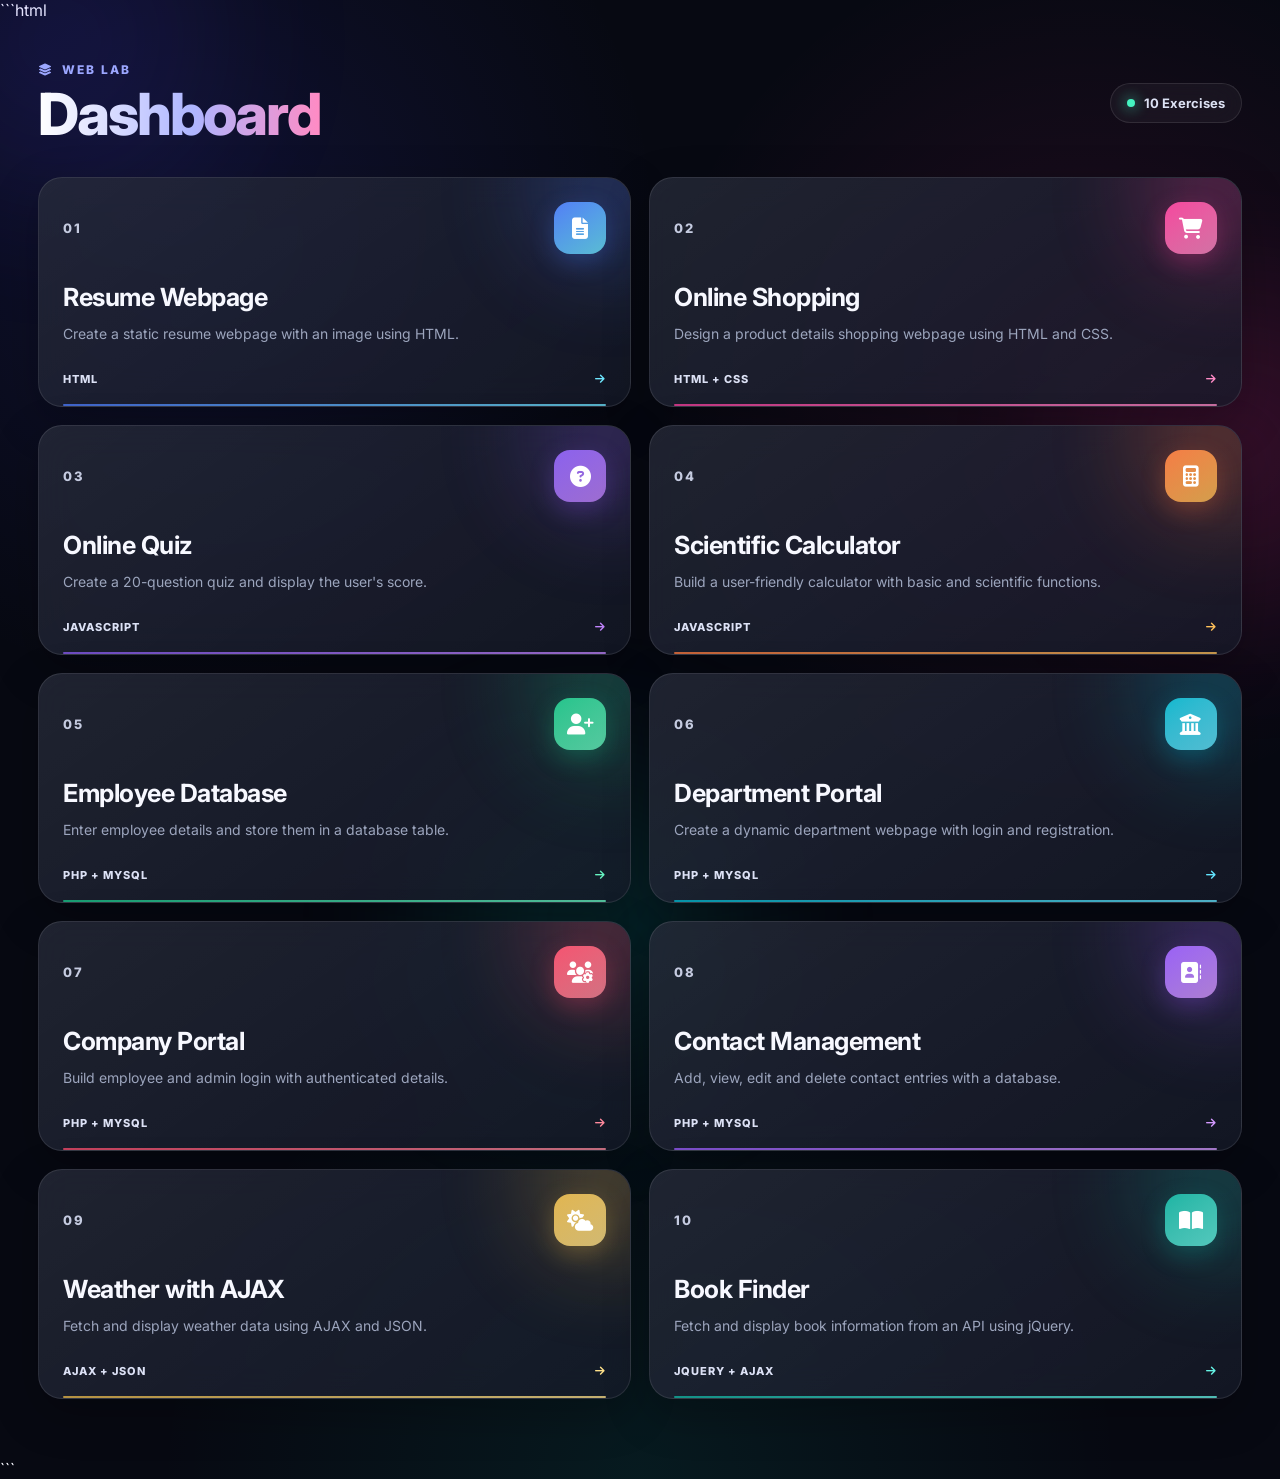
<file: index.html>
```html
<!DOCTYPE html>
<html lang="en">
<head>
  <meta charset="UTF-8">
  <meta name="viewport" content="width=device-width, initial-scale=1.0">

  <title>Web Technology Lab Dashboard</title>

  <link rel="stylesheet" href="style.css">

  <link rel="preconnect" href="https://fonts.googleapis.com">
  <link rel="preconnect" href="https://fonts.gstatic.com" crossorigin>

  <link
    href="https://fonts.googleapis.com/css2?family=Inter:wght@400;500;600;700;800&display=swap"
    rel="stylesheet"
  >

  <link
    rel="stylesheet"
    href="https://cdnjs.cloudflare.com/ajax/libs/font-awesome/6.5.2/css/all.min.css"
  >
</head>

<body>

  <div class="background-glow glow-one"></div>
  <div class="background-glow glow-two"></div>
  <div class="background-glow glow-three"></div>

  <main class="dashboard">

    <!-- HEADER -->
    <header class="topbar">

      <div>
        <span class="eyebrow">
          <i class="fa-solid fa-layer-group"></i>
          WEB LAB
        </span>

        <h1>Dashboard</h1>
      </div>

      <div class="topbar-badge">
        <span class="status-dot"></span>
        <span>10 Exercises</span>
      </div>

    </header>


    <!-- 10 EXERCISES -->
    <section class="exercise-grid">


      <!-- EXERCISE 01 -->
      <a
        class="exercise-card card-blue"
        href="file:///D:/web%20technology/ex_1/Resume.html"
      >

        <div class="card-top">
          <span class="exercise-number">01</span>

          <span class="card-icon">
            <i class="fa-solid fa-file-lines"></i>
          </span>
        </div>

        <h2>Resume Webpage</h2>

        <p>
          Create a static resume webpage with an image using HTML.
        </p>

        <div class="card-footer">
          <span>HTML</span>
          <i class="fa-solid fa-arrow-right"></i>
        </div>

      </a>



      <!-- EXERCISE 02 -->
      <a
        class="exercise-card card-pink"
        href="file:///D:/web%20technology/ex_2/index.html"
      >

        <div class="card-top">
          <span class="exercise-number">02</span>

          <span class="card-icon">
            <i class="fa-solid fa-cart-shopping"></i>
          </span>
        </div>

        <h2>Online Shopping</h2>

        <p>
          Design a product details shopping webpage using HTML and CSS.
        </p>

        <div class="card-footer">
          <span>HTML + CSS</span>
          <i class="fa-solid fa-arrow-right"></i>
        </div>

      </a>



      <!-- EXERCISE 03 -->
      <a
        class="exercise-card card-purple"
        href="file:///D:/web%20technology/ex_3/EX%203.HTML"
      >

        <div class="card-top">
          <span class="exercise-number">03</span>

          <span class="card-icon">
            <i class="fa-solid fa-circle-question"></i>
          </span>
        </div>

        <h2>Online Quiz</h2>

        <p>
          Create a 20-question quiz and display the user's score.
        </p>

        <div class="card-footer">
          <span>JavaScript</span>
          <i class="fa-solid fa-arrow-right"></i>
        </div>

      </a>



      <!-- EXERCISE 04 -->
      <a
        class="exercise-card card-orange"
        href="file:///D:/web%20technology/ex_4/EX%204.HTML"
      >

        <div class="card-top">
          <span class="exercise-number">04</span>

          <span class="card-icon">
            <i class="fa-solid fa-calculator"></i>
          </span>
        </div>

        <h2>Scientific Calculator</h2>

        <p>
          Build a user-friendly calculator with basic and scientific functions.
        </p>

        <div class="card-footer">
          <span>JavaScript</span>
          <i class="fa-solid fa-arrow-right"></i>
        </div>

      </a>



      <!-- EXERCISE 05 -->
      <a
        class="exercise-card card-green"
        href="http://localhost:8080/ex_5/"
      >

        <div class="card-top">
          <span class="exercise-number">05</span>

          <span class="card-icon">
            <i class="fa-solid fa-user-plus"></i>
          </span>
        </div>

        <h2>Employee Database</h2>

        <p>
          Enter employee details and store them in a database table.
        </p>

        <div class="card-footer">
          <span>PHP + MySQL</span>
          <i class="fa-solid fa-arrow-right"></i>
        </div>

      </a>



      <!-- EXERCISE 06 -->
      <a
        class="exercise-card card-cyan"
        href="http://localhost:8080/ex_6/"
      >

        <div class="card-top">
          <span class="exercise-number">06</span>

          <span class="card-icon">
            <i class="fa-solid fa-building-columns"></i>
          </span>
        </div>

        <h2>Department Portal</h2>

        <p>
          Create a dynamic department webpage with login and registration.
        </p>

        <div class="card-footer">
          <span>PHP + MySQL</span>
          <i class="fa-solid fa-arrow-right"></i>
        </div>

      </a>



      <!-- EXERCISE 07 -->
      <a
        class="exercise-card card-red"
        href="http://localhost:8080/ex_7/"
      >

        <div class="card-top">
          <span class="exercise-number">07</span>

          <span class="card-icon">
            <i class="fa-solid fa-users-gear"></i>
          </span>
        </div>

        <h2>Company Portal</h2>

        <p>
          Build employee and admin login with authenticated details.
        </p>

        <div class="card-footer">
          <span>PHP + MySQL</span>
          <i class="fa-solid fa-arrow-right"></i>
        </div>

      </a>



      <!-- EXERCISE 08 -->
      <a
        class="exercise-card card-violet"
        href="http://localhost:8080/ex_8/"
      >

        <div class="card-top">
          <span class="exercise-number">08</span>

          <span class="card-icon">
            <i class="fa-solid fa-address-book"></i>
          </span>
        </div>

        <h2>Contact Management</h2>

        <p>
          Add, view, edit and delete contact entries with a database.
        </p>

        <div class="card-footer">
          <span>PHP + MySQL</span>
          <i class="fa-solid fa-arrow-right"></i>
        </div>

      </a>



      <!-- EXERCISE 09 -->
      <a
        class="exercise-card card-yellow"
        href="http://localhost:8080/ex_9/"
      >

        <div class="card-top">
          <span class="exercise-number">09</span>

          <span class="card-icon">
            <i class="fa-solid fa-cloud-sun"></i>
          </span>
        </div>

        <h2>Weather with AJAX</h2>

        <p>
          Fetch and display weather data using AJAX and JSON.
        </p>

        <div class="card-footer">
          <span>AJAX + JSON</span>
          <i class="fa-solid fa-arrow-right"></i>
        </div>

      </a>



      <!-- EXERCISE 10 -->
      <a
        class="exercise-card card-teal"
        href="http://localhost:8080/ex_10/"
      >

        <div class="card-top">
          <span class="exercise-number">10</span>

          <span class="card-icon">
            <i class="fa-solid fa-book-open"></i>
          </span>
        </div>

        <h2>Book Finder</h2>

        <p>
          Fetch and display book information from an API using jQuery.
        </p>

        <div class="card-footer">
          <span>jQuery + AJAX</span>
          <i class="fa-solid fa-arrow-right"></i>
        </div>

      </a>

    </section>

  </main>

</body>
</html>
```
</file>
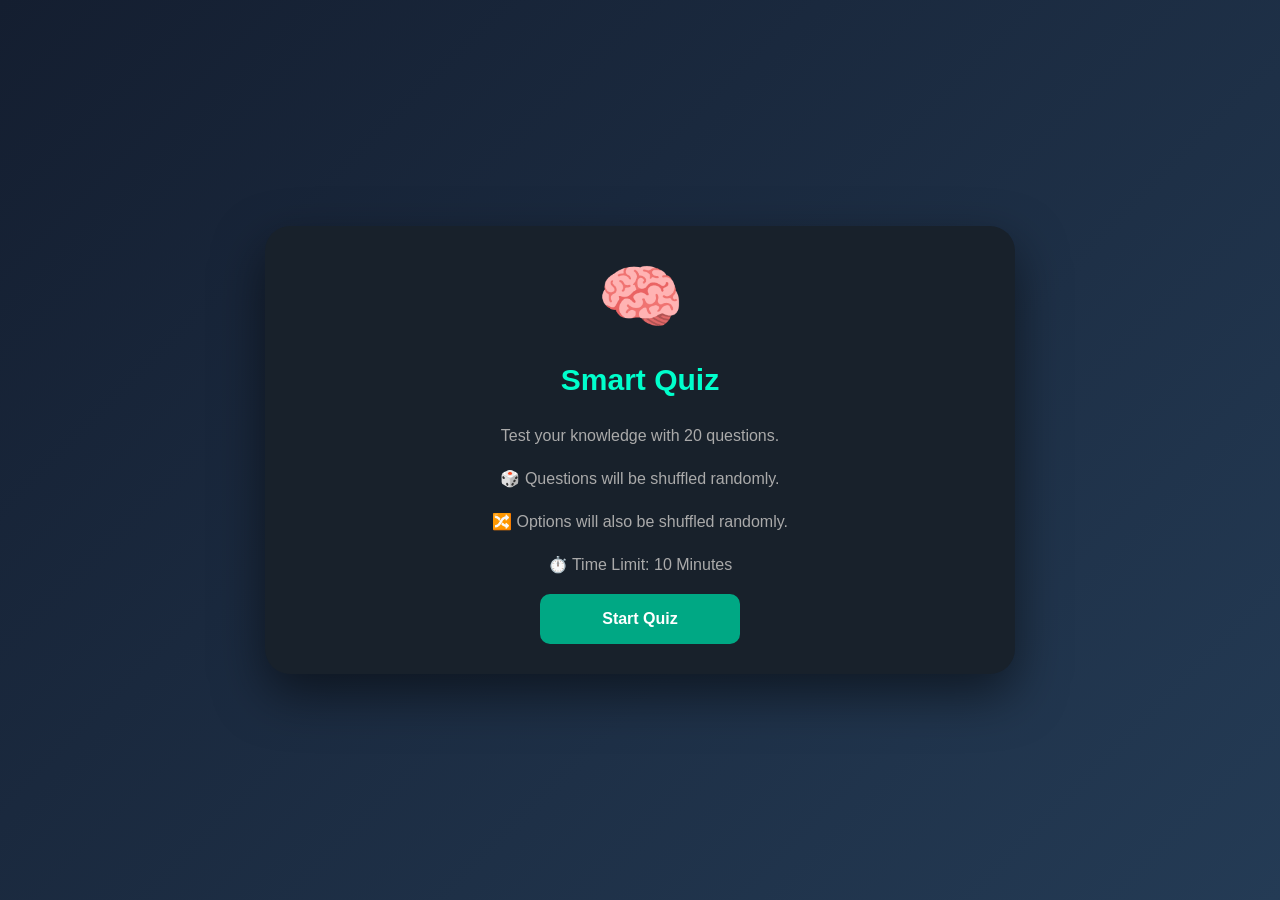
<file: EX 3.HTML>
<!DOCTYPE html>
<html>
<head>

    <title>Smart Quiz</title>

    <style>

        * {
            box-sizing: border-box;
        }

        body {
            margin: 0;
            min-height: 100vh;
            font-family: Arial, sans-serif;
            background: linear-gradient(
                135deg,
                #141e30,
                #243b55
            );
            display: flex;
            justify-content: center;
            align-items: center;
            padding: 20px;
        }


        /* MAIN CONTAINER */

        .quiz {
            width: 750px;
            background: #18212b;
            padding: 30px;
            border-radius: 25px;
            box-shadow:
                0 20px 50px rgba(0,0,0,0.5);
            color: white;
        }


        /* TITLE */

        h1 {
            text-align: center;
            color: #00ffcc;
            margin-top: 0;
            margin-bottom: 25px;
        }


        /* TOP INFORMATION */

        .info {
            display: flex;
            justify-content: space-between;
            align-items: center;
            margin-bottom: 20px;
        }


        #questionNumber {
            font-size: 17px;
            font-weight: bold;
        }


        #timer {
            background: #e53935;
            padding: 8px 15px;
            border-radius: 10px;
            font-weight: bold;
        }


        /* PROGRESS */

        .progress-box {
            width: 100%;
            height: 10px;
            background: #303d4a;
            border-radius: 10px;
            margin-bottom: 25px;
        }


        #progress {
            width: 0%;
            height: 100%;
            background: #00c49a;
            border-radius: 10px;
            transition: 0.3s;
        }


        /* QUESTION BOX */

        .question-box {
            background: #0c1218;
            padding: 20px;
            border-radius: 15px;
            margin-bottom: 20px;
        }


        #question {
            font-size: 21px;
            line-height: 1.5;
            margin-top: 0;
            margin-bottom: 20px;
        }


        /* OPTIONS */

        .option {
            background: #2c3a48;
            padding: 15px;
            margin: 12px 0;
            border-radius: 10px;
            cursor: pointer;
            border: 2px solid transparent;
            transition: 0.2s;
            font-size: 16px;
        }


        .option:hover {
            background: #405263;

            transform: translateX(5px);
        }


        .option.selected {
            border-color: #00ffcc;
        }


        .option.correct {
            background: #087f5b;

            border-color: #00ffcc;
        }


        .option.wrong {
            background: #a52a2a;

            border-color: #ff6b6b;
        }


        .option.disabled {
            pointer-events: none;
        }


        /* EXPLANATION */

        #feedback {
            display: none;

            margin-top: 15px;

            padding: 15px;

            border-radius: 10px;

            background: #18212b;

            line-height: 1.6;
        }


        #feedback.correct-feedback {
            border-left: 5px solid #00ffcc;
        }


        #feedback.wrong-feedback {
            border-left: 5px solid #ff6b6b;
        }


        /* BUTTONS */

        .buttons {
            display: flex;

            gap: 15px;

            margin-top: 20px;
        }


        button {
            flex: 1;

            height: 50px;

            border: none;

            border-radius: 10px;

            color: white;

            font-size: 16px;

            font-weight: bold;

            cursor: pointer;

            transition: 0.2s;
        }


        button:hover {
            opacity: 0.85;

            transform: translateY(-2px);
        }


        #previous {
            background: #673ab7;
        }


        #next {
            background: #00a884;
        }


        /* START PAGE */

        #start {
            text-align: center;
        }


        #start .icon {
            font-size: 70px;
        }


        #start h2 {
            color: #00ffcc;

            font-size: 30px;
        }


        #start p {
            color: #aaa;

            line-height: 1.7;
        }


        #start button {
            background: #00a884;

            width: 200px;

            flex: none;
        }


        /* RESULT */

        #result {
            display: none;

            text-align: center;
        }


        #result .result-icon {
            font-size: 70px;
        }


        #result h2 {
            color: #00ffcc;

            font-size: 30px;
        }


        #score {
            font-size: 50px;

            color: #ffd166;

            font-weight: bold;

            margin: 20px;
        }


        #message {
            color: #ccc;

            font-size: 18px;

            margin-bottom: 25px;
        }


        #restart {
            background: #673ab7;

            width: 200px;

            flex: none;
        }


        /* MOBILE */

        @media(max-width:600px) {

            .quiz {
                width: 100%;

                padding: 20px;
            }

            .info {
                flex-direction: column;

                align-items: flex-start;

                gap: 10px;
            }

            .buttons {
                flex-direction: column;
            }

        }

    </style>

</head>


<body>


<div class="quiz">


    <!-- ================================= -->
    <!-- START SCREEN -->
    <!-- ================================= -->

    <div id="start">

        <div class="icon">
            🧠
        </div>

        <h2>
            Smart Quiz
        </h2>

        <p>
            Test your knowledge with 20 questions.
        </p>

        <p>
            🎲 Questions will be shuffled randomly.
        </p>

        <p>
            🔀 Options will also be shuffled randomly.
        </p>

        <p>
            ⏱️ Time Limit: 10 Minutes
        </p>

        <button onclick="startQuiz()">
            Start Quiz
        </button>

    </div>



    <!-- ================================= -->
    <!-- QUIZ SCREEN -->
    <!-- ================================= -->

    <div id="quizPage" style="display:none;">


        <h1>
            🧠 Smart Quiz
        </h1>


        <!-- TOP -->

        <div class="info">

            <div id="questionNumber">
                Question 1 of 20
            </div>

            <div id="timer">
                10:00
            </div>

        </div>


        <!-- PROGRESS -->

        <div class="progress-box">

            <div id="progress"></div>

        </div>


        <!-- QUESTION -->

        <div class="question-box">


            <h2 id="question">
                Question
            </h2>


            <div id="options">
            </div>


            <!-- FEEDBACK -->

            <div id="feedback">
            </div>


        </div>


        <!-- BUTTONS -->

        <div class="buttons">


            <button
                id="previous"
                onclick="previousQuestion()">

                ← Previous

            </button>


            <button
                id="next"
                onclick="nextQuestion()">

                Next →

            </button>


        </div>


    </div>



    <!-- ================================= -->
    <!-- RESULT SCREEN -->
    <!-- ================================= -->

    <div id="result">


        <div class="result-icon">
            🏆
        </div>


        <h2>
            Quiz Completed!
        </h2>


        <div id="score">
            0 / 20
        </div>


        <div id="message">
        </div>


        <button
            id="restart"
            onclick="restartQuiz()">

            🔄 Restart Quiz

        </button>


    </div>


</div>



<script>


/* ==========================================
   QUESTION DATABASE
   ========================================== */

const questionBank = [

    {
        question:
        "What is the capital of India?",

        options: [
            "Delhi",
            "Mumbai",
            "Chennai",
            "Kolkata"
        ],

        answer: "Delhi",

        explanation:
        "Delhi is the capital city of India."
    },


    {
        question:
        "Which language is used to create web pages?",

        options: [
            "HTML",
            "Python",
            "Java",
            "C++"
        ],

        answer: "HTML",

        explanation:
        "HTML stands for HyperText Markup Language and is used to structure web pages."
    },


    {
        question:
        "Which language is used for web page styling?",

        options: [
            "CSS",
            "HTML",
            "PHP",
            "SQL"
        ],

        answer: "CSS",

        explanation:
        "CSS stands for Cascading Style Sheets and is used to style HTML pages."
    },


    {
        question:
        "Which language makes web pages interactive?",

        options: [
            "JavaScript",
            "CSS",
            "HTML",
            "SQL"
        ],

        answer: "JavaScript",

        explanation:
        "JavaScript adds dynamic and interactive behavior to web pages."
    },


    {
        question:
        "Which of these is a programming language?",

        options: [
            "Python",
            "HTML",
            "CSS",
            "XML"
        ],

        answer: "Python",

        explanation:
        "Python is a high-level programming language."
    },


    {
        question:
        "Which HTML tag is used for a paragraph?",

        options: [
            "<p>",
            "<h1>",
            "<br>",
            "<div>"
        ],

        answer: "<p>",

        explanation:
        "The <p> tag is used to define a paragraph in HTML."
    },


    {
        question:
        "Which HTML tag creates a hyperlink?",

        options: [
            "<a>",
            "<img>",
            "<link>",
            "<url>"
        ],

        answer: "<a>",

        explanation:
        "The <a> tag, called the anchor tag, creates hyperlinks."
    },


    {
        question:
        "Which symbol represents an ID selector in CSS?",

        options: [
            "#",
            ".",
            "@",
            "$"
        ],

        answer: "#",

        explanation:
        "The # symbol is used to select an element by its ID in CSS."
    },


    {
        question:
        "Which symbol represents a class selector in CSS?",

        options: [
            ".",
            "#",
            "@",
            "&"
        ],

        answer: ".",

        explanation:
        "The dot (.) symbol is used to select a class in CSS."
    },


    {
        question:
        "Which JavaScript function displays a message?",

        options: [
            "alert()",
            "print()",
            "display()",
            "message()"
        ],

        answer: "alert()",

        explanation:
        "alert() displays a message box in the browser."
    },


    {
        question:
        "Which database is commonly used with PHP?",

        options: [
            "MySQL",
            "HTML",
            "CSS",
            "JavaScript"
        ],

        answer: "MySQL",

        explanation:
        "MySQL is a popular relational database used with PHP applications."
    },


    {
        question:
        "What does CSS stand for?",

        options: [
            "Cascading Style Sheets",
            "Computer Style Sheets",
            "Creative Style Sheets",
            "Colorful Style Sheets"
        ],

        answer:
        "Cascading Style Sheets",

        explanation:
        "CSS stands for Cascading Style Sheets."
    },


    {
        question:
        "What does HTML stand for?",

        options: [
            "HyperText Markup Language",
            "HighText Machine Language",
            "HyperText Machine Language",
            "Hyperlink Text Markup Language"
        ],

        answer:
        "HyperText Markup Language",

        explanation:
        "HTML stands for HyperText Markup Language."
    },


    {
        question:
        "Which tag is used to display an image?",

        options: [
            "<img>",
            "<image>",
            "<pic>",
            "<src>"
        ],

        answer: "<img>",

        explanation:
        "The <img> tag is used to display images on a webpage."
    },


    {
        question:
        "Which keyword can declare a variable in JavaScript?",

        options: [
            "let",
            "define",
            "variable",
            "declare"
        ],

        answer: "let",

        explanation:
        "The let keyword is used to declare a variable in modern JavaScript."
    },


    {
        question:
        "Who originally developed JavaScript?",

        options: [
            "Netscape",
            "Microsoft",
            "Google",
            "Apple"
        ],

        answer: "Netscape",

        explanation:
        "JavaScript was originally developed at Netscape by Brendan Eich."
    },


    {
        question:
        "Which HTML tag creates the largest heading?",

        options: [
            "<h1>",
            "<h6>",
            "<head>",
            "<heading>"
        ],

        answer: "<h1>",

        explanation:
        "HTML headings range from <h1> to <h6>. The <h1> element represents the highest-level heading."
    },


    {
        question:
        "Which attribute specifies the image source?",

        options: [
            "src",
            "href",
            "link",
            "source"
        ],

        answer: "src",

        explanation:
        "The src attribute specifies the URL or path of an image."
    },


    {
        question:
        "Which protocol is commonly used to access web pages?",

        options: [
            "HTTP",
            "FTP",
            "SMTP",
            "SSH"
        ],

        answer: "HTTP",

        explanation:
        "HTTP stands for HyperText Transfer Protocol and is used for communication between browsers and web servers."
    },


    {
        question:
        "Which language is commonly used for server-side scripting?",

        options: [
            "PHP",
            "CSS",
            "HTML",
            "XML"
        ],

        answer: "PHP",

        explanation:
        "PHP is a server-side scripting language commonly used for dynamic websites."
    }

];



/* ==========================================
   VARIABLES
   ========================================== */

let questions = [];

let currentQuestion = 0;

let userAnswers = [];

let score = 0;

let timeLeft = 600;

let timer;



/* ==========================================
   SHUFFLE FUNCTION
   ========================================== */

function shuffle(array) {

    for (
        let i = array.length - 1;
        i > 0;
        i--
    ) {

        let j =
            Math.floor(
                Math.random() * (i + 1)
            );


        let temp =
            array[i];

        array[i] =
            array[j];

        array[j] =
            temp;

    }

}



/* ==========================================
   START QUIZ
   ========================================== */

function startQuiz() {


    /*
     * Copy questions
     */

    questions =
        questionBank.map(function(item) {

            return {

                question:
                    item.question,

                options:
                    [...item.options],

                answer:
                    item.answer,

                explanation:
                    item.explanation

            };

        });


    /*
     * Shuffle questions
     */

    shuffle(questions);


    /*
     * Shuffle options
     */

    questions.forEach(function(item) {

        shuffle(item.options);

    });


    /*
     * Reset values
     */

    currentQuestion = 0;

    score = 0;

    timeLeft = 600;

    userAnswers =
        new Array(20).fill(null);


    /*
     * Show quiz
     */

    document.getElementById(
        "start"
    ).style.display = "none";


    document.getElementById(
        "quizPage"
    ).style.display = "block";


    document.getElementById(
        "result"
    ).style.display = "none";


    /*
     * Start timer
     */

    clearInterval(timer);

    timer =
        setInterval(function() {

            timeLeft--;


            let minutes =
                Math.floor(
                    timeLeft / 60
                );


            let seconds =
                timeLeft % 60;


            document.getElementById(
                "timer"
            ).innerHTML =

                minutes
                +
                ":"
                +
                String(seconds)
                    .padStart(2, "0");


            if (timeLeft <= 0) {

                clearInterval(timer);

                finishQuiz();

            }

        }, 1000);


    /*
     * Display first question
     */

    showQuestion();

}



/* ==========================================
   SHOW QUESTION
   ========================================== */

function showQuestion() {


    let item =
        questions[currentQuestion];


    /*
     * Question number
     */

    document.getElementById(
        "questionNumber"
    ).innerHTML =

        "Question "
        +
        (currentQuestion + 1)
        +
        " of "
        +
        questions.length;


    /*
     * Progress
     */

    let percentage =

        (
            (currentQuestion + 1)
            /
            questions.length
        )
        *
        100;


    document.getElementById(
        "progress"
    ).style.width =
        percentage + "%";


    /*
     * Question text
     */

    document.getElementById(
        "question"
    ).textContent =
        item.question;


    /*
     * Options container
     */

    let optionsBox =
        document.getElementById(
            "options"
        );


    optionsBox.innerHTML = "";


    /*
     * Create options
     */

    item.options.forEach(
        function(option) {


            let div =
                document.createElement(
                    "div"
                );


            div.className =
                "option";


            /*
             * IMPORTANT:
             * textContent prevents
             * <h1>, <p>, etc.
             * from being treated as HTML.
             */

            div.textContent =
                option;


            /*
             * Previous answer
             */

            if (
                userAnswers[
                    currentQuestion
                ]
                ===
                option
            ) {

                div.classList.add(
                    "selected"
                );

            }


            /*
             * If this question was
             * already answered,
             * show correct/wrong
             */

            if (
                userAnswers[
                    currentQuestion
                ] !== null
            ) {

                div.classList.add(
                    "disabled"
                );


                if (
                    option === item.answer
                ) {

                    div.classList.add(
                        "correct"
                    );

                }


                if (
                    option ===
                    userAnswers[
                        currentQuestion
                    ]
                    &&
                    option !== item.answer
                ) {

                    div.classList.add(
                        "wrong"
                    );

                }

            }


            /*
             * Click option
             */

            div.onclick =
                function() {

                    selectAnswer(
                        option,
                        div
                    );

                };


            optionsBox.appendChild(div);

        }
    );


    /*
     * Feedback
     */

    showFeedback();


    /*
     * Previous button
     */

    if (currentQuestion === 0) {

        document.getElementById(
            "previous"
        ).style.visibility =
            "hidden";

    }

    else {

        document.getElementById(
            "previous"
        ).style.visibility =
            "visible";

    }


    /*
     * Next button
     */

    if (
        currentQuestion ===
        questions.length - 1
    ) {

        document.getElementById(
            "next"
        ).textContent =
            "Submit ✓";

    }

    else {

        document.getElementById(
            "next"
        ).textContent =
            "Next →";

    }

}



/* ==========================================
   SELECT ANSWER
   ========================================== */

function selectAnswer(
    answer,
    selectedElement
) {


    /*
     * Prevent changing answer
     * after selection
     */

    if (
        userAnswers[
            currentQuestion
        ] !== null
    ) {

        return;

    }


    /*
     * Save answer
     */

    userAnswers[
        currentQuestion
    ] = answer;


    let item =
        questions[currentQuestion];


    /*
     * Get all options
     */

    let allOptions =
        document.querySelectorAll(
            ".option"
        );


    /*
     * Disable options
     */

    allOptions.forEach(
        function(option) {

            option.classList.add(
                "disabled"
            );


            /*
             * Correct answer
             */

            if (
                option.textContent
                ===
                item.answer
            ) {

                option.classList.add(
                    "correct"
                );

            }


            /*
             * Wrong selected answer
             */

            if (
                option.textContent
                === answer
                &&
                answer !== item.answer
            ) {

                option.classList.add(
                    "wrong"
                );

            }

        }
    );


    /*
     * Show feedback
     */

    showFeedback();


}



/* ==========================================
   SHOW FEEDBACK
   ========================================== */

function showFeedback() {


    let feedback =
        document.getElementById(
            "feedback"
        );


    let answer =
        userAnswers[
            currentQuestion
        ];


    /*
     * No answer yet
     */

    if (answer === null) {

        feedback.style.display =
            "none";

        return;

    }


    let item =
        questions[currentQuestion];


    feedback.style.display =
        "block";


    /*
     * Correct

     */

    if (
        answer === item.answer
    ) {

        feedback.className =
            "correct-feedback";


        feedback.innerHTML =

            "✅ <b>Correct!</b><br><br>"
            +
            "<b>Explanation:</b> "
            +
            item.explanation;

    }


    /*
     * Wrong
     */

    else {

        feedback.className =
            "wrong-feedback";


        feedback.innerHTML =

            "❌ <b>Wrong Answer</b><br><br>"
            +
            "<b>Correct Answer:</b> "
            +
            item.answer
            +
            "<br><br>"
            +
            "<b>Explanation:</b> "
            +
            item.explanation;

    }

}



/* ==========================================
   NEXT QUESTION
   ========================================== */

function nextQuestion() {


    /*
     * Must select answer
     */

    if (
        userAnswers[
            currentQuestion
        ] === null
    ) {

        alert(
            "Please select an answer."
        );

        return;

    }


    /*
     * Last question
     */

    if (
        currentQuestion
        ===
        questions.length - 1
    ) {

        finishQuiz();

        return;

    }


    currentQuestion++;

    showQuestion();

}



/* ==========================================
   PREVIOUS QUESTION
   ========================================== */

function previousQuestion() {


    if (
        currentQuestion > 0
    ) {

        currentQuestion--;

        showQuestion();

    }

}



/* ==========================================
   FINISH QUIZ
   ========================================== */

function finishQuiz() {


    clearInterval(timer);


    score = 0;


    /*
     * Calculate score
     */

    for (
        let i = 0;
        i < questions.length;
        i++
    ) {

        if (
            userAnswers[i]
            ===
            questions[i].answer
        ) {

            score++;

        }

    }


    /*
     * Hide quiz
     */

    document.getElementById(
        "quizPage"
    ).style.display =
        "none";


    /*
     * Show result
     */

    document.getElementById(
        "result"
    ).style.display =
        "block";


    /*
     * Display score
     */

    document.getElementById(
        "score"
    ).textContent =

        score
        +
        " / "
        +
        questions.length;


    /*
     * Percentage

     */

    let percentage =
        (score / questions.length)
        * 100;


    let message;


    if (percentage >= 90) {

        message =
            "Excellent! 🏆 You have excellent knowledge.";

    }

    else if (percentage >= 70) {

        message =
            "Very Good! 🎉 Keep it up.";

    }

    else if (percentage >= 50) {

        message =
            "Good Attempt! 👍 Keep practicing.";

    }

    else {

        message =
            "Keep Practicing! 📚 You can improve.";

    }


    document.getElementById(
        "message"
    ).textContent =
        message;

}



/* ==========================================
   RESTART
   ========================================== */

function restartQuiz() {


    document.getElementById(
        "result"
    ).style.display =
        "none";


    document.getElementById(
        "start"
    ).style.display =
        "block";

}



/* ==========================================
   KEYBOARD SUPPORT
   ========================================== */

document.addEventListener(
    "keydown",
    function(event) {

        /*
         * Enter = Next
         */

        if (
            event.key === "Enter"
        ) {

            if (
                document.getElementById(
                    "quizPage"
                ).style.display
                !==
                "none"
            ) {

                nextQuestion();

            }

        }

    }
);

</script>


</body>
</html>
</file>
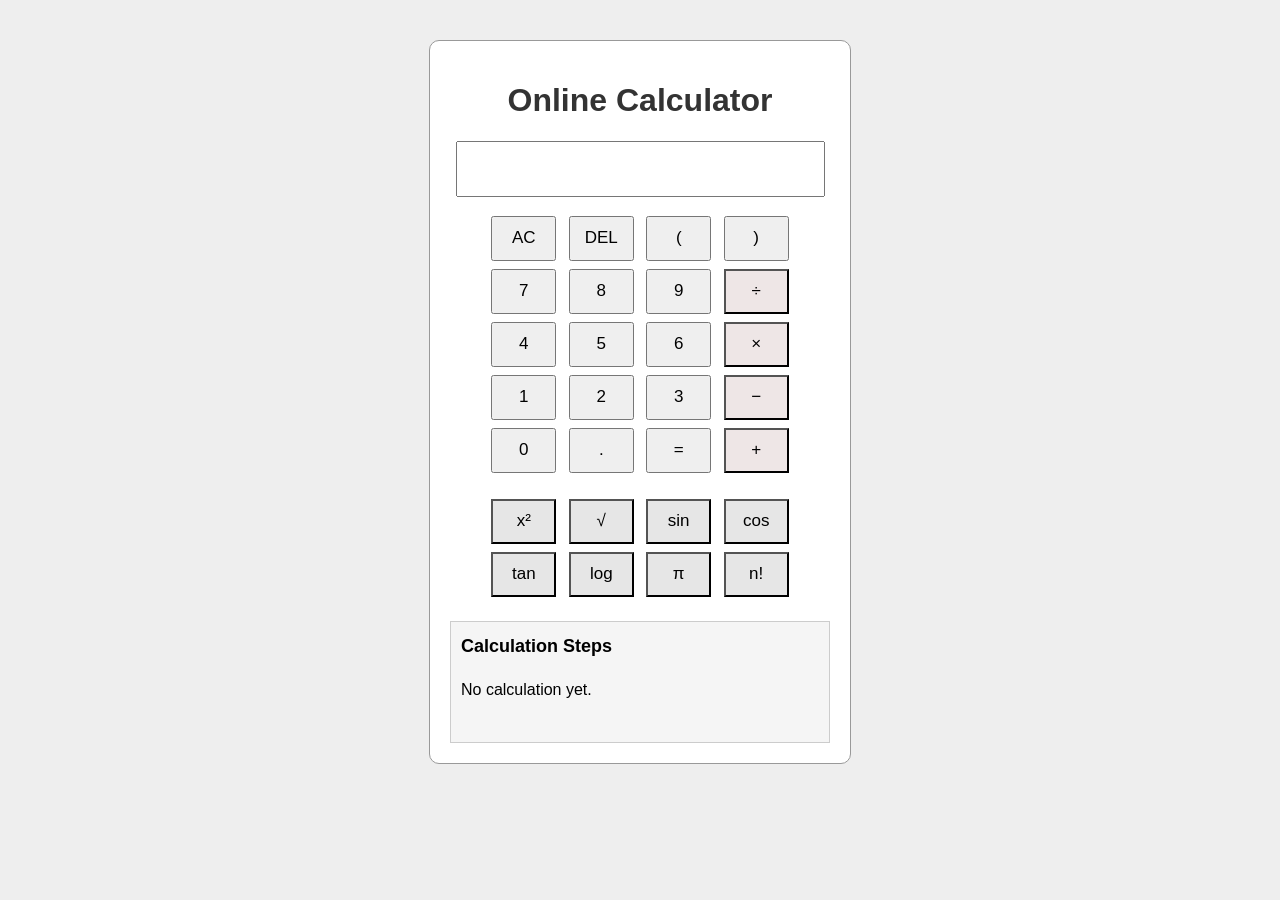
<file: EX 4.HTML>
<!DOCTYPE html>
<html>

<head>

    <title>Online Calculator</title>

    <style>

        body {
            font-family: Arial;
            text-align: center;
            background-color: #eeeeee;
        }

        .calculator {
            width: 380px;
            margin: 40px auto;
            padding: 20px;
            background-color: white;
            border: 1px solid #999;
            border-radius: 10px;
        }

        h1 {
            color: #333;
        }

        #display {
            width: 95%;
            height: 50px;
            font-size: 22px;
            text-align: right;
            margin-bottom: 15px;
        }

        button {
            width: 65px;
            height: 45px;
            margin: 4px;
            font-size: 17px;
            cursor: pointer;
        }

        .operator {
            background-color: #eee6e6;
        }

        .scientific {
            background-color: #e6e6e6;
        }

        #steps {
            margin-top: 20px;
            padding: 10px;
            background-color: #f5f5f5;
            border: 1px solid #ccc;
            text-align: left;
            min-height: 100px;
            line-height: 1.6;
        }

        #steps b {
            font-size: 18px;
        }

    </style>

</head>


<body>


<div class="calculator">

    <h1>Online Calculator</h1>


    <!-- Display -->

    <input
        type="text"
        id="display"
        readonly
    >


    <br>


    <!-- Basic Buttons -->

    <button onclick="clearDisplay()">AC</button>

    <button onclick="deleteLast()">DEL</button>

    <button onclick="add('(')">(</button>

    <button onclick="add(')')">)</button>

    <br>


    <button onclick="add('7')">7</button>

    <button onclick="add('8')">8</button>

    <button onclick="add('9')">9</button>

    <button class="operator"
            onclick="add('/')">

        ÷

    </button>

    <br>


    <button onclick="add('4')">4</button>

    <button onclick="add('5')">5</button>

    <button onclick="add('6')">6</button>

    <button class="operator"
            onclick="add('*')">

        ×

    </button>

    <br>


    <button onclick="add('1')">1</button>

    <button onclick="add('2')">2</button>

    <button onclick="add('3')">3</button>

    <button class="operator"
            onclick="add('-')">

        −

    </button>

    <br>


    <button onclick="add('0')">0</button>

    <button onclick="add('.')">.</button>

    <button onclick="calculate()">=</button>

    <button class="operator"
            onclick="add('+')">

        +

    </button>


    <br>
    <br>


    <!-- Scientific -->

    <button class="scientific"
            onclick="square()">

        x²

    </button>


    <button class="scientific"
            onclick="squareRoot()">

        √

    </button>


    <button class="scientific"
            onclick="sinValue()">

        sin

    </button>


    <button class="scientific"
            onclick="cosValue()">

        cos

    </button>


    <br>


    <button class="scientific"
            onclick="tanValue()">

        tan

    </button>


    <button class="scientific"
            onclick="logValue()">

        log

    </button>


    <button class="scientific"
            onclick="piValue()">

        π

    </button>


    <button class="scientific"
            onclick="factorial()">

        n!

    </button>


    <!-- Steps -->

    <div id="steps">

        <b>Calculation Steps</b>

        <p id="explanation">
            No calculation yet.
        </p>

    </div>


</div>



<script>


/* =====================================
   VARIABLES
   ===================================== */

let display =
    document.getElementById("display");

let explanation =
    document.getElementById("explanation");



/* =====================================
   ADD VALUE
   ===================================== */

function add(value) {

    display.value += value;

}



/* =====================================
   CLEAR
   ===================================== */

function clearDisplay() {

    display.value = "";

    explanation.innerHTML =
        "No calculation yet.";

}



/* =====================================
   DELETE
   ===================================== */

function deleteLast() {

    display.value =
        display.value.slice(0, -1);

}



/* =====================================
   BASIC CALCULATION
   ===================================== */

function calculate() {

    let expression =
        display.value;


    try {

        /*
         * Convert symbols
         */

        let mathExpression =
            expression
                .replace(/×/g, "*")
                .replace(/÷/g, "/");


        /*
         * Check expression
         */

        if (mathExpression === "") {

            return;

        }


        /*
         * Generate steps
         */

        let steps =
            getCalculationSteps(
                mathExpression
            );


        /*
         * Calculate final answer
         */

        let result =
            eval(mathExpression);


        /*
         * Show result
         */

        display.value =
            result;


        /*
         * Show all steps
         */

        explanation.innerHTML =
            "<b>Expression:</b> "
            +
            expression
            +
            "<br><br>"
            +
            steps
            +
            "<br>"
            +
            "<b>Final Answer: "
            +
            result
            +
            "</b>";

    }

    catch {

        display.value = "";

        explanation.innerHTML =
            "Invalid expression.";

    }

}



/* =====================================
   CALCULATION STEPS
   ===================================== */

function getCalculationSteps(expression) {

    let steps = "";

    let stepNumber = 1;


    /*
     * Create a copy
     */

    let current =
        expression;


    /*
     * Brackets first
     */

    while (
        current.includes("(")
    ) {

        let start =
            current.lastIndexOf("(");


        let end =
            current.indexOf(
                ")",
                start
            );


        if (end === -1) {
            break;
        }


        let inside =
            current.substring(
                start + 1,
                end
            );


        let value =
            eval(inside);


        steps +=

            "Step "
            +
            stepNumber
            +
            ": "
            +
            inside
            +
            " = "
            +
            value
            +
            "<br>";


        stepNumber++;


        current =
            current.substring(
                0,
                start
            )
            +
            value
            +
            current.substring(
                end + 1
            );

    }


    /*
     * Multiplication and division
     */

    let regex =
        /(-?\d+(?:\.\d+)?)\s*([*/])\s*(-?\d+(?:\.\d+)?)/;


    while (
        regex.test(current)
    ) {

        let match =
            current.match(regex);


        let a =
            parseFloat(match[1]);


        let operator =
            match[2];


        let b =
            parseFloat(match[3]);


        let result;


        if (operator === "*") {

            result = a * b;

        }

        else {

            result = a / b;

        }


        let symbol =
            operator === "*"
            ? "×"
            : "÷";


        steps +=

            "Step "
            +
            stepNumber
            +
            ": "
            +
            a
            +
            " "
            +
            symbol
            +
            " "
            +
            b
            +
            " = "
            +
            result
            +
            "<br>";


        stepNumber++;


        current =
            current.replace(
                match[0],
                result
            );

    }


    /*
     * Addition and subtraction
     */

    let addRegex =
        /(-?\d+(?:\.\d+)?)\s*([+-])\s*(-?\d+(?:\.\d+)?)/;


    while (
        addRegex.test(current)
    ) {

        let match =
            current.match(addRegex);


        let a =
            parseFloat(match[1]);


        let operator =
            match[2];


        let b =
            parseFloat(match[3]);


        let result;


        if (operator === "+") {

            result = a + b;

        }

        else {

            result = a - b;

        }


        steps +=

            "Step "
            +
            stepNumber
            +
            ": "
            +
            a
            +
            " "
            +
            operator
            +
            " "
            +
            b
            +
            " = "
            +
            result
            +
            "<br>";


        stepNumber++;


        current =
            current.replace(
                match[0],
                result
            );

    }


    return steps;

}



/* =====================================
   SQUARE
   ===================================== */

function square() {

    let value =
        Number(display.value);


    if (isNaN(value)) {

        alert("Enter a number");

        return;

    }


    let result =
        value * value;


    display.value =
        result;


    explanation.innerHTML =

        "<b>Expression:</b> "
        +
        value
        +
        "²"
        +
        "<br><br>"

        +

        "Step 1: "
        +
        value
        +
        " × "
        +
        value
        +
        " = "
        +
        result
        +
        "<br><br>"

        +

        "<b>Final Answer: "
        +
        result
        +
        "</b>";

}



/* =====================================
   SQUARE ROOT
   ===================================== */

function squareRoot() {

    let value =
        Number(display.value);


    if (isNaN(value)) {

        alert("Enter a number");

        return;

    }


    let result =
        Math.sqrt(value);


    display.value =
        result;


    explanation.innerHTML =

        "<b>Expression:</b> √"
        +
        value
        +
        "<br><br>"

        +

        "Step 1: Find the square root of "
        +
        value
        +
        "<br>"

        +

        "Step 2: √"
        +
        value
        +
        " = "
        +
        result
        +
        "<br><br>"

        +

        "<b>Final Answer: "
        +
        result
        +
        "</b>";

}



/* =====================================
   SIN
   ===================================== */

function sinValue() {

    let value =
        Number(display.value);


    if (isNaN(value)) {

        alert("Enter a number");

        return;

    }


    let radians =
        value * Math.PI / 180;


    let result =
        Math.sin(radians);


    display.value =
        result.toFixed(4);


    explanation.innerHTML =

        "<b>Expression:</b> sin("
        +
        value
        +
        "°)"
        +
        "<br><br>"

        +

        "Step 1: Convert degrees to radians."
        +
        "<br>"

        +

        "Radians = "
        +
        value
        +
        " × π / 180"
        +
        "<br>"

        +

        "Radians = "
        +
        radians.toFixed(4)
        +
        "<br>"

        +

        "Step 2: sin("
        +
        radians.toFixed(4)
        +
        ")"
        +
        "<br>"

        +

        "Step 3: Result = "
        +
        result.toFixed(4)
        +
        "<br><br>"

        +

        "<b>Final Answer: "
        +
        result.toFixed(4)
        +
        "</b>";

}



/* =====================================
   COS
   ===================================== */

function cosValue() {

    let value =
        Number(display.value);


    if (isNaN(value)) {

        alert("Enter a number");

        return;

    }


    let radians =
        value * Math.PI / 180;


    let result =
        Math.cos(radians);


    display.value =
        result.toFixed(4);


    explanation.innerHTML =

        "<b>Expression:</b> cos("
        +
        value
        +
        "°)"
        +
        "<br><br>"

        +

        "Step 1: Convert degrees to radians."
        +
        "<br>"

        +

        "Radians = "
        +
        value
        +
        " × π / 180"
        +
        "<br>"

        +

        "Radians = "
        +
        radians.toFixed(4)
        +
        "<br>"

        +

        "Step 2: Calculate cosine."
        +
        "<br>"

        +

        "Step 3: Result = "
        +
        result.toFixed(4)
        +
        "<br><br>"

        +

        "<b>Final Answer: "
        +
        result.toFixed(4)
        +
        "</b>";

}



/* =====================================
   TAN
   ===================================== */

function tanValue() {

    let value =
        Number(display.value);


    if (isNaN(value)) {

        alert("Enter a number");

        return;

    }


    let radians =
        value * Math.PI / 180;


    let result =
        Math.tan(radians);


    display.value =
        result.toFixed(4);


    explanation.innerHTML =

        "<b>Expression:</b> tan("
        +
        value
        +
        "°)"
        +
        "<br><br>"

        +

        "Step 1: Convert degrees to radians."
        +
        "<br>"

        +

        "Radians = "
        +
        value
        +
        " × π / 180"
        +
        "<br>"

        +

        "Radians = "
        +
        radians.toFixed(4)
        +
        "<br>"

        +

        "Step 2: Calculate tangent."
        +
        "<br>"

        +

        "Step 3: Result = "
        +
        result.toFixed(4)
        +
        "<br><br>"

        +

        "<b>Final Answer: "
        +
        result.toFixed(4)
        +
        "</b>";

}



/* =====================================
   LOG
   ===================================== */

function logValue() {

    let value =
        Number(display.value);


    if (
        isNaN(value)
        ||
        value <= 0
    ) {

        alert(
            "Enter a positive number"
        );

        return;

    }


    let result =
        Math.log10(value);


    display.value =
        result;


    explanation.innerHTML =

        "<b>Expression:</b> log("
        +
        value
        +
        ")"
        +
        "<br><br>"

        +

        "Step 1: Find the base-10 logarithm."
        +
        "<br>"

        +

        "Step 2: log("
        +
        value
        +
        ") = "
        +
        result
        +
        "<br><br>"

        +

        "<b>Final Answer: "
        +
        result
        +
        "</b>";

}



/* =====================================
   PI
   ===================================== */

function piValue() {

    display.value =
        Math.PI;

    explanation.innerHTML =

        "<b>Expression:</b> π"
        +
        "<br><br>"

        +

        "Step 1: π is a mathematical constant."
        +
        "<br>"

        +

        "Step 2: π ≈ 3.141592653589793"
        +
        "<br><br>"

        +

        "<b>Final Answer: "
        +
        Math.PI
        +
        "</b>";

}



/* =====================================
   FACTORIAL
   ===================================== */

function factorial() {

    let value =
        Number(display.value);


    if (
        value < 0
        ||
        !Number.isInteger(value)
    ) {

        alert(
            "Enter a positive integer"
        );

        return;

    }


    let result = 1;

    let steps = "";


    for (
        let i = value;
        i >= 1;
        i--
    ) {

        result *= i;

        if (i > 1) {

            steps += i + " × ";

        }

        else {

            steps += i;

        }

    }


    display.value =
        result;


    explanation.innerHTML =

        "<b>Expression:</b> "
        +
        value
        +
        "!"
        +
        "<br><br>"

        +

        "Step 1: "
        +
        value
        +
        "! = "
        +
        steps
        +
        "<br>"

        +

        "Step 2: Result = "
        +
        result
        +
        "<br><br>"

        +

        "<b>Final Answer: "
        +
        result
        +
        "</b>";

}

</script>


</body>

</html>
</file>
<file: style.css>
* {
  margin: 0;
  padding: 0;
  box-sizing: border-box;
}

:root {
  --bg: #070912;
  --panel: rgba(17, 22, 38, 0.72);
  --border: rgba(255, 255, 255, 0.10);
  --text: #f7f8ff;
  --muted: #9ca5bd;
}

body {
  min-height: 100vh;
  font-family: "Inter", Arial, sans-serif;
  color: var(--text);
  background:
    radial-gradient(circle at 15% 15%, rgba(77, 76, 255, .13), transparent 28%),
    radial-gradient(circle at 85% 25%, rgba(255, 45, 146, .10), transparent 28%),
    radial-gradient(circle at 50% 100%, rgba(0, 230, 190, .08), transparent 30%),
    var(--bg);
  overflow-x: hidden;
}

.background-glow {
  position: fixed;
  width: 280px;
  height: 280px;
  border-radius: 50%;
  filter: blur(90px);
  opacity: .16;
  pointer-events: none;
}

.glow-one { background: #5146ff; top: -100px; left: -80px; }
.glow-two { background: #ff2d92; right: -100px; top: 35%; }
.glow-three { background: #00d9c0; left: 35%; bottom: -160px; }

.dashboard {
  width: min(1400px, 94%);
  margin: auto;
  padding: 42px 0 60px;
  position: relative;
  z-index: 1;
}

.topbar {
  display: flex;
  align-items: center;
  justify-content: space-between;
  margin-bottom: 34px;
}

.eyebrow {
  display: inline-flex;
  align-items: center;
  gap: 8px;
  color: #9ca7ff;
  font-size: 12px;
  font-weight: 800;
  letter-spacing: 2px;
  margin-bottom: 8px;
}

h1 {
  font-size: clamp(36px, 5vw, 58px);
  line-height: 1;
  letter-spacing: -2px;
  font-weight: 800;
  background: linear-gradient(90deg, #ffffff, #aeb5ff 55%, #ff8bc4);
  -webkit-background-clip: text;
  -webkit-text-fill-color: transparent;
}

.topbar-badge {
  display: flex;
  align-items: center;
  gap: 9px;
  padding: 11px 16px;
  border: 1px solid var(--border);
  border-radius: 999px;
  background: rgba(255,255,255,.045);
  color: #dce1f3;
  font-size: 13px;
  font-weight: 700;
  backdrop-filter: blur(16px);
}

.status-dot {
  width: 8px;
  height: 8px;
  border-radius: 50%;
  background: #45f3c0;
  box-shadow: 0 0 14px #45f3c0;
}

.exercise-grid {
  display: grid;
  grid-template-columns: repeat(2, minmax(0, 1fr));
  gap: 18px;
}

.exercise-card {
  --accent: #6d63ff;
  --accent2: #a38cff;

  position: relative;
  min-height: 230px;
  padding: 24px;
  border-radius: 24px;
  text-decoration: none;
  color: var(--text);
  background:
    linear-gradient(145deg, rgba(255,255,255,.075), rgba(255,255,255,.018)),
    var(--panel);
  border: 1px solid var(--border);
  box-shadow: 0 15px 45px rgba(0,0,0,.25);
  overflow: hidden;
  isolation: isolate;
  backdrop-filter: blur(18px);
  transition: transform .3s ease, border-color .3s ease, box-shadow .3s ease;
}

.exercise-card::before {
  content: "";
  position: absolute;
  width: 170px;
  height: 170px;
  right: -65px;
  top: -75px;
  border-radius: 50%;
  background: var(--accent);
  filter: blur(48px);
  opacity: .24;
  z-index: -1;
  transition: transform .35s ease, opacity .35s ease;
}

.exercise-card::after {
  content: "";
  position: absolute;
  left: 24px;
  right: 24px;
  bottom: 0;
  height: 2px;
  border-radius: 5px;
  background: linear-gradient(90deg, var(--accent), var(--accent2));
  opacity: .75;
}

.exercise-card:hover {
  transform: translateY(-7px);
  border-color: color-mix(in srgb, var(--accent) 55%, white 10%);
  box-shadow: 0 22px 60px rgba(0,0,0,.42), 0 0 28px color-mix(in srgb, var(--accent) 20%, transparent);
}

.exercise-card:hover::before {
  transform: scale(1.35);
  opacity: .36;
}

.card-top {
  display: flex;
  justify-content: space-between;
  align-items: center;
  margin-bottom: 28px;
}

.exercise-number {
  font-size: 13px;
  font-weight: 800;
  color: #c5cbe0;
  letter-spacing: 1.5px;
}

.card-icon {
  width: 52px;
  height: 52px;
  display: grid;
  place-items: center;
  border-radius: 16px;
  color: white;
  font-size: 21px;
  background: linear-gradient(145deg, color-mix(in srgb, var(--accent) 90%, white 5%), color-mix(in srgb, var(--accent2) 80%, black 10%));
  box-shadow: 0 8px 24px color-mix(in srgb, var(--accent) 28%, transparent);
}

h2 {
  font-size: clamp(20px, 2vw, 25px);
  margin-bottom: 10px;
  letter-spacing: -.5px;
}

.exercise-card p {
  color: var(--muted);
  font-size: 14px;
  line-height: 1.65;
  max-width: 520px;
}

.card-footer {
  position: absolute;
  left: 24px;
  right: 24px;
  bottom: 20px;
  display: flex;
  align-items: center;
  justify-content: space-between;
  color: #dce1f5;
  font-size: 11px;
  font-weight: 800;
  letter-spacing: 1px;
  text-transform: uppercase;
}

.card-footer i {
  color: var(--accent2);
  transition: transform .25s ease;
}

.exercise-card:hover .card-footer i {
  transform: translateX(5px);
}

/* Individual card colours */
.card-blue   { --accent: #4d7cff; --accent2: #6ee7ff; }
.card-pink   { --accent: #ff3f9f; --accent2: #ff8bc7; }
.card-purple { --accent: #8b5cf6; --accent2: #c084fc; }
.card-orange { --accent: #ff7a3d; --accent2: #ffc15a; }
.card-green  { --accent: #19c98b; --accent2: #67f5c1; }
.card-cyan   { --accent: #00bcd4; --accent2: #63e6ff; }
.card-red    { --accent: #ff4d6d; --accent2: #ff8a9d; }
.card-violet { --accent: #9b5cff; --accent2: #d49aff; }
.card-yellow { --accent: #e9b949; --accent2: #ffe28a; }
.card-teal   { --accent: #10b8a5; --accent2: #65f4e5; }

@media (max-width: 850px) {
  .exercise-grid {
    grid-template-columns: 1fr;
  }

  .topbar {
    align-items: flex-start;
    gap: 20px;
  }
}

@media (max-width: 520px) {
  .dashboard {
    width: 92%;
    padding-top: 28px;
  }

  .topbar {
    display: block;
  }

  .topbar-badge {
    width: fit-content;
    margin-top: 18px;
  }

  .exercise-card {
    min-height: 225px;
    padding: 20px;
  }

  .card-footer {
    left: 20px;
    right: 20px;
  }
}
</file>
